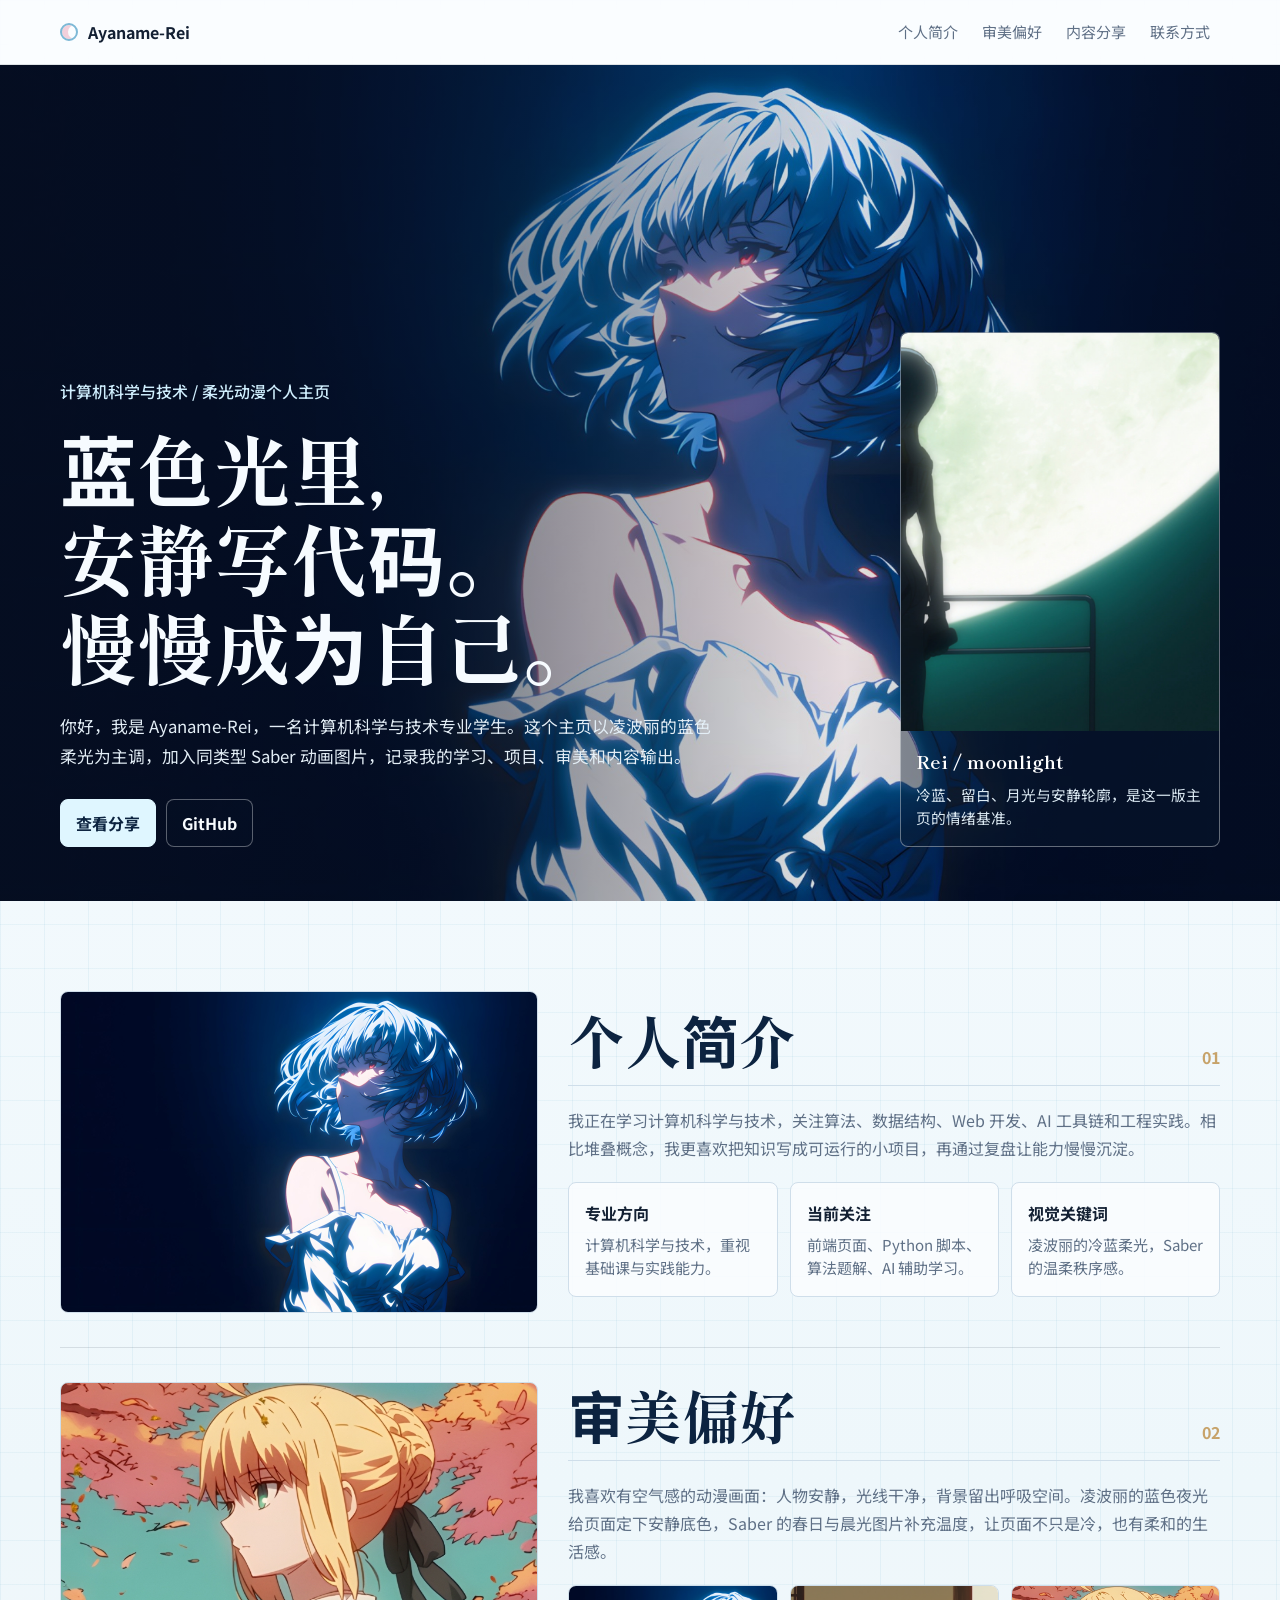
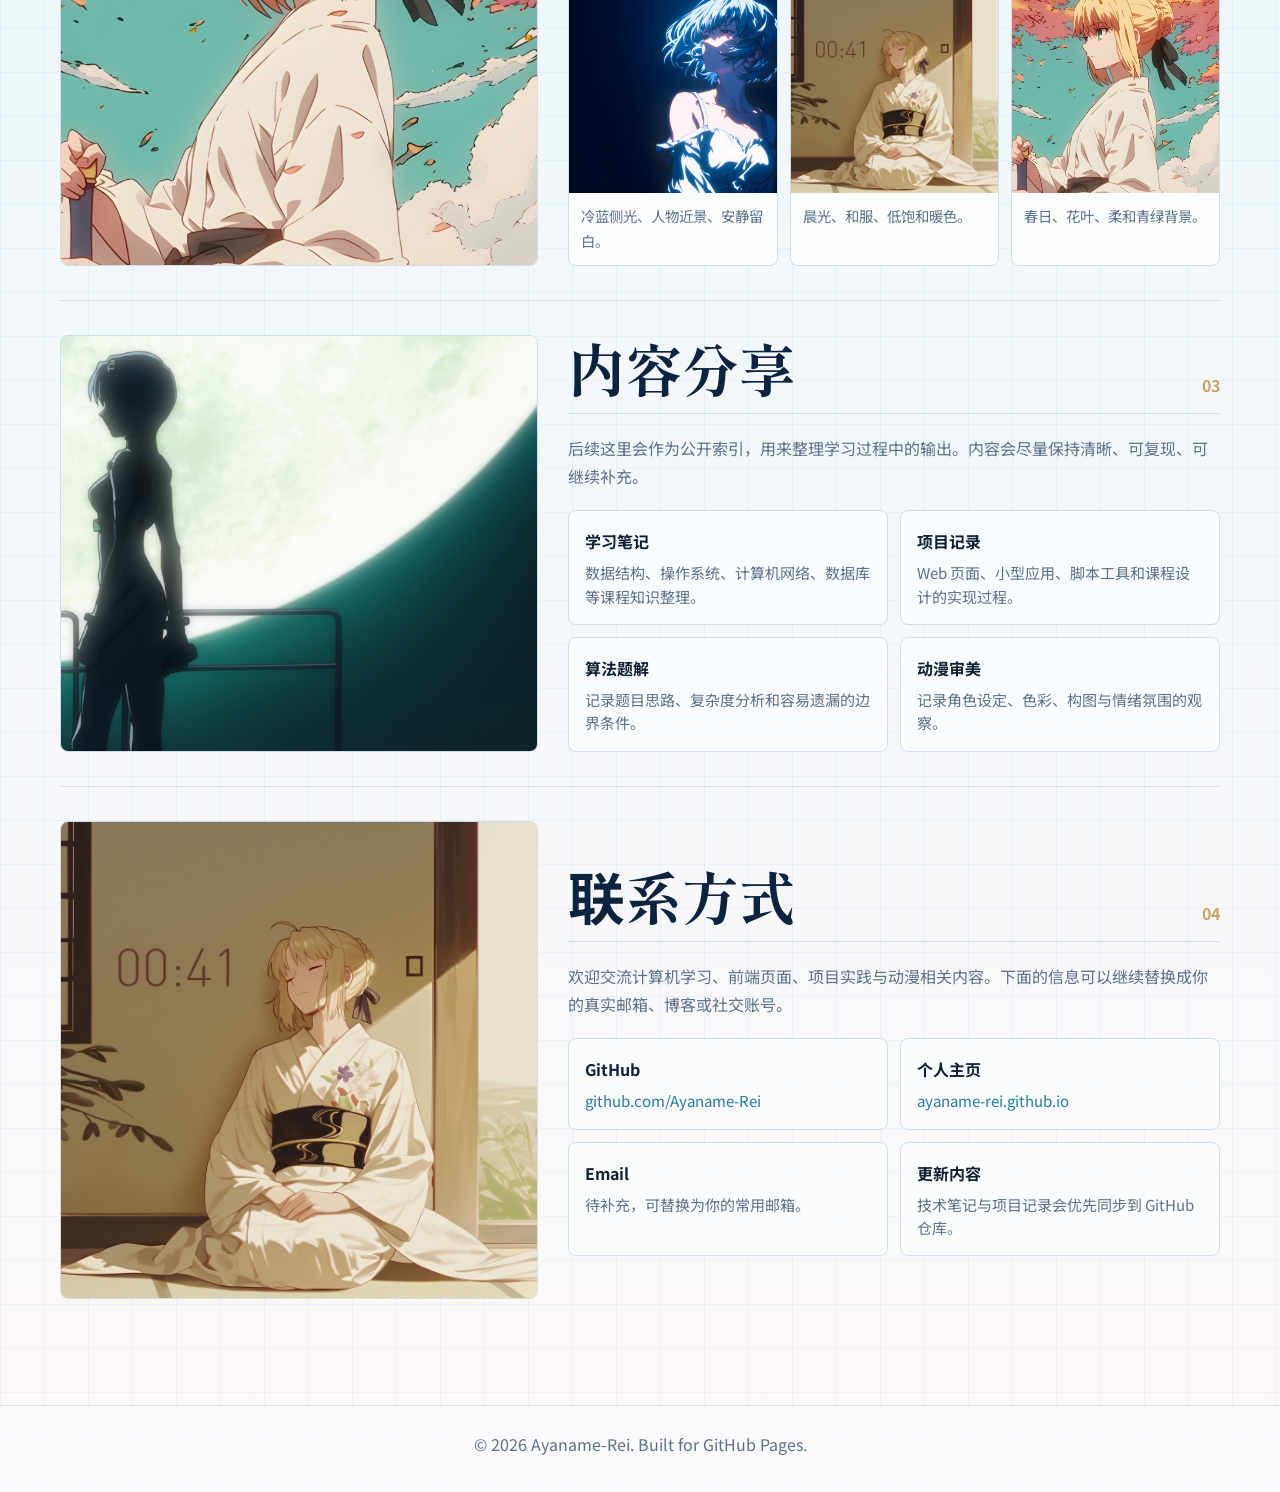
<file: index.html>
<!DOCTYPE html>
<html lang="zh-CN">
<head>
  <meta charset="UTF-8">
  <meta name="viewport" content="width=device-width, initial-scale=1.0">
  <meta name="description" content="Ayaname-Rei 的个人主页：计算机科学与技术专业学生，记录学习、项目、动漫审美与日常分享。">
  <title>Ayaname-Rei | Soft Anime Profile</title>
  <link rel="preconnect" href="https://fonts.googleapis.com">
  <link rel="preconnect" href="https://fonts.gstatic.com" crossorigin>
  <link href="https://fonts.googleapis.com/css2?family=Noto+Sans+SC:wght@400;500;700&family=Shippori+Mincho:wght@500;600;700&display=swap" rel="stylesheet">
  <style>
    :root {
      --ink: #132033;
      --muted: #5f7086;
      --soft: #eef7fb;
      --paper: #fbfdff;
      --line: #cfdeea;
      --blue: #7db9d6;
      --deep: #0c2340;
      --petal: #f3c9d5;
      --gold: #c7a36a;
      --radius: 8px;
      --max: 1160px;
    }

    * {
      box-sizing: border-box;
    }

    html {
      scroll-behavior: smooth;
    }

    body {
      margin: 0;
      color: var(--ink);
      font-family: "Noto Sans SC", "Microsoft YaHei", sans-serif;
      background:
        linear-gradient(90deg, rgba(125, 185, 214, 0.12) 1px, transparent 1px),
        linear-gradient(rgba(125, 185, 214, 0.10) 1px, transparent 1px),
        linear-gradient(180deg, #f8fcff 0%, #eef7fb 48%, #fdf8f9 100%);
      background-size: 44px 44px, 44px 44px, auto;
      line-height: 1.75;
    }

    a {
      color: inherit;
      text-decoration: none;
    }

    img {
      display: block;
      width: 100%;
      height: auto;
    }

    .site-header {
      position: sticky;
      top: 0;
      z-index: 10;
      border-bottom: 1px solid rgba(19, 32, 51, 0.12);
      background: rgba(251, 253, 255, 0.86);
      backdrop-filter: blur(12px);
    }

    .nav {
      display: flex;
      align-items: center;
      justify-content: space-between;
      width: min(100% - 32px, var(--max));
      min-height: 64px;
      margin: 0 auto;
      gap: 20px;
    }

    .brand {
      display: inline-flex;
      align-items: center;
      gap: 10px;
      font-weight: 700;
    }

    .brand-mark {
      width: 18px;
      height: 18px;
      border: 2px solid var(--blue);
      border-radius: 50%;
      box-shadow: inset 6px 0 0 rgba(243, 201, 213, 0.85);
    }

    .nav-links {
      display: flex;
      flex-wrap: wrap;
      justify-content: flex-end;
      gap: 4px;
      padding: 0;
      margin: 0;
      list-style: none;
    }

    .nav-links a {
      display: block;
      padding: 8px 10px;
      border-radius: 6px;
      color: var(--muted);
      font-size: 0.94rem;
    }

    .nav-links a:hover,
    .nav-links a:focus-visible {
      color: var(--deep);
      background: rgba(125, 185, 214, 0.14);
      outline: none;
    }

    .hero {
      min-height: calc(100vh - 64px);
      color: #f6fbff;
      background:
        linear-gradient(90deg, rgba(6, 15, 32, 0.78) 0%, rgba(6, 15, 32, 0.50) 38%, rgba(6, 15, 32, 0.10) 66%, rgba(6, 15, 32, 0.56) 100%),
        url("assets/soft-rei/rei-blue-soft.png") center right / cover no-repeat;
    }

    .hero-inner {
      display: grid;
      grid-template-columns: minmax(0, 1fr) 320px;
      align-items: end;
      width: min(100% - 32px, var(--max));
      min-height: calc(100vh - 64px);
      margin: 0 auto;
      gap: 28px;
      padding: 84px 0 54px;
    }

    .hero-copy {
      max-width: 680px;
    }

    .hero-note {
      margin: 0 0 18px;
      color: #cfeefd;
      font-size: 1rem;
      font-weight: 500;
    }

    h1,
    h2,
    h3 {
      margin: 0;
      line-height: 1.16;
    }

    h1,
    h2 {
      font-family: "Shippori Mincho", "Noto Sans SC", serif;
      font-weight: 700;
    }

    h1 {
      max-width: 760px;
      font-size: clamp(2.45rem, 6vw, 4.85rem);
    }

    h1 span {
      display: block;
    }

    .hero-copy p:last-of-type {
      max-width: 660px;
      margin: 22px 0 0;
      color: #e3eef6;
      font-size: 1.05rem;
    }

    .hero-actions {
      display: flex;
      flex-wrap: wrap;
      gap: 10px;
      margin-top: 28px;
    }

    .button {
      display: inline-flex;
      align-items: center;
      justify-content: center;
      min-height: 42px;
      padding: 9px 15px;
      border: 1px solid rgba(255, 255, 255, 0.34);
      border-radius: 8px;
      color: #f8fcff;
      background: rgba(7, 20, 40, 0.34);
      font-weight: 700;
    }

    .button.primary {
      color: var(--deep);
      border-color: #dff6ff;
      background: #dff6ff;
    }

    .button:hover,
    .button:focus-visible {
      border-color: #fff;
      outline: none;
    }

    .image-card {
      border: 1px solid rgba(255, 255, 255, 0.38);
      border-radius: var(--radius);
      background: rgba(10, 27, 48, 0.42);
      overflow: hidden;
    }

    .image-card img {
      aspect-ratio: 4 / 5;
      object-fit: cover;
    }

    .image-card div {
      padding: 14px 15px 16px;
    }

    .image-card strong {
      display: block;
      color: #fff;
      font-family: "Shippori Mincho", "Noto Sans SC", serif;
      font-size: 1.15rem;
    }

    .image-card p {
      margin: 6px 0 0;
      color: #dceaf3;
      font-size: 0.92rem;
      line-height: 1.6;
    }

    main {
      width: min(100% - 32px, var(--max));
      margin: 0 auto;
      padding: 56px 0 72px;
    }

    .section {
      display: grid;
      grid-template-columns: 0.94fr 1.28fr;
      gap: 30px;
      padding: 34px 0;
      border-bottom: 1px solid rgba(19, 32, 51, 0.12);
    }

    .section:last-child {
      border-bottom: 0;
    }

    .section-media {
      min-height: 320px;
      border: 1px solid var(--line);
      border-radius: var(--radius);
      background: var(--paper);
      overflow: hidden;
    }

    .section-media img {
      height: 100%;
      min-height: 320px;
      object-fit: cover;
    }

    .section-media.rei img {
      object-position: 58% center;
    }

    .section-media.moon img {
      object-position: 48% center;
    }

    .section-media.saber img {
      object-position: center;
    }

    .section-body {
      display: grid;
      align-content: center;
      gap: 20px;
    }

    .section-title {
      display: flex;
      align-items: baseline;
      justify-content: space-between;
      gap: 16px;
      padding-bottom: 12px;
      border-bottom: 1px solid var(--line);
    }

    h2 {
      color: var(--deep);
      font-size: clamp(2rem, 4.5vw, 3.55rem);
    }

    .section-index {
      color: var(--gold);
      font-weight: 700;
    }

    .section-body p {
      margin: 0;
      color: var(--muted);
    }

    .facts,
    .share-grid,
    .contact-grid {
      display: grid;
      grid-template-columns: repeat(2, 1fr);
      gap: 12px;
      padding: 0;
      margin: 0;
      list-style: none;
    }

    .facts {
      grid-template-columns: repeat(3, 1fr);
    }

    .fact,
    .share-item,
    .contact-card {
      border: 1px solid var(--line);
      border-radius: var(--radius);
      background: rgba(251, 253, 255, 0.86);
      padding: 16px;
    }

    .fact strong,
    .share-item strong,
    .contact-card strong {
      display: block;
      color: var(--ink);
      font-weight: 700;
    }

    .fact span,
    .share-item span,
    .contact-card span {
      display: block;
      margin-top: 6px;
      color: var(--muted);
      font-size: 0.94rem;
      line-height: 1.55;
    }

    .gallery {
      display: grid;
      grid-template-columns: repeat(3, 1fr);
      gap: 12px;
    }

    .gallery figure {
      margin: 0;
      border: 1px solid var(--line);
      border-radius: var(--radius);
      background: var(--paper);
      overflow: hidden;
    }

    .gallery img {
      aspect-ratio: 1 / 1;
      object-fit: cover;
    }

    .gallery figcaption {
      padding: 10px 12px 12px;
      color: var(--muted);
      font-size: 0.9rem;
    }

    .contact-card a {
      color: #247aa1;
      word-break: break-word;
    }

    .footer {
      border-top: 1px solid rgba(19, 32, 51, 0.12);
      padding: 24px 16px 34px;
      color: var(--muted);
      text-align: center;
      background: rgba(251, 253, 255, 0.7);
    }

    @media (max-width: 900px) {
      .hero-inner,
      .section {
        grid-template-columns: 1fr;
      }

      .hero-inner {
        min-height: auto;
        padding-top: 70px;
      }

      .image-card {
        max-width: 420px;
      }

      .facts,
      .gallery {
        grid-template-columns: 1fr;
      }
    }

    @media (max-width: 620px) {
      .nav {
        align-items: flex-start;
        flex-direction: column;
        padding: 12px 0;
      }

      .nav-links {
        justify-content: flex-start;
      }

      .hero {
        min-height: auto;
        background-position: 60% center;
      }

      .hero-inner {
        padding: 54px 0 34px;
      }

      .share-grid,
      .contact-grid {
        grid-template-columns: 1fr;
      }

      .section-media,
      .section-media img {
        min-height: 245px;
      }
    }
  </style>
</head>
<body>
  <header class="site-header">
    <nav class="nav" aria-label="主导航">
      <a class="brand" href="#top" aria-label="返回首页">
        <span class="brand-mark" aria-hidden="true"></span>
        <span>Ayaname-Rei</span>
      </a>
      <ul class="nav-links">
        <li><a href="#profile">个人简介</a></li>
        <li><a href="#aesthetic">审美偏好</a></li>
        <li><a href="#sharing">内容分享</a></li>
        <li><a href="#contact">联系方式</a></li>
      </ul>
    </nav>
  </header>

  <section class="hero" id="top">
    <div class="hero-inner">
      <div class="hero-copy">
        <p class="hero-note">计算机科学与技术 / 柔光动漫个人主页</p>
        <h1><span>蓝色光里，</span><span>安静写代码。</span><span>慢慢成为自己。</span></h1>
        <p>你好，我是 Ayaname-Rei，一名计算机科学与技术专业学生。这个主页以凌波丽的蓝色柔光为主调，加入同类型 Saber 动画图片，记录我的学习、项目、审美和内容输出。</p>
        <div class="hero-actions">
          <a class="button primary" href="#sharing">查看分享</a>
          <a class="button" href="https://github.com/Ayaname-Rei" target="_blank" rel="noreferrer">GitHub</a>
        </div>
      </div>
      <aside class="image-card" aria-label="凌波丽月光图片">
        <img src="assets/soft-rei/rei-moon-silhouette.jpg" alt="凌波丽月光剪影动画图片">
        <div>
          <strong>Rei / moonlight</strong>
          <p>冷蓝、留白、月光与安静轮廓，是这一版主页的情绪基准。</p>
        </div>
      </aside>
    </div>
  </section>

  <main>
    <section class="section" id="profile">
      <div class="section-media rei">
        <img src="assets/soft-rei/rei-blue-soft.png" alt="凌波丽蓝色柔光动画图片">
      </div>
      <div class="section-body">
        <div class="section-title">
          <h2>个人简介</h2>
          <span class="section-index">01</span>
        </div>
        <p>我正在学习计算机科学与技术，关注算法、数据结构、Web 开发、AI 工具链和工程实践。相比堆叠概念，我更喜欢把知识写成可运行的小项目，再通过复盘让能力慢慢沉淀。</p>
        <ul class="facts">
          <li class="fact"><strong>专业方向</strong><span>计算机科学与技术，重视基础课与实践能力。</span></li>
          <li class="fact"><strong>当前关注</strong><span>前端页面、Python 脚本、算法题解、AI 辅助学习。</span></li>
          <li class="fact"><strong>视觉关键词</strong><span>凌波丽的冷蓝柔光，Saber 的温柔秩序感。</span></li>
        </ul>
      </div>
    </section>

    <section class="section" id="aesthetic">
      <div class="section-media saber">
        <img src="assets/soft-rei/saber-spring.png" alt="Saber 春日柔和动画图片">
      </div>
      <div class="section-body">
        <div class="section-title">
          <h2>审美偏好</h2>
          <span class="section-index">02</span>
        </div>
        <p>我喜欢有空气感的动漫画面：人物安静，光线干净，背景留出呼吸空间。凌波丽的蓝色夜光给页面定下安静底色，Saber 的春日与晨光图片补充温度，让页面不只是冷，也有柔和的生活感。</p>
        <div class="gallery">
          <figure>
            <img src="assets/soft-rei/rei-blue-soft.png" alt="凌波丽蓝光近景">
            <figcaption>冷蓝侧光、人物近景、安静留白。</figcaption>
          </figure>
          <figure>
            <img src="assets/soft-rei/saber-morning.png" alt="Saber 晨光和服动画图片">
            <figcaption>晨光、和服、低饱和暖色。</figcaption>
          </figure>
          <figure>
            <img src="assets/soft-rei/saber-spring.png" alt="Saber 春日花叶动画图片">
            <figcaption>春日、花叶、柔和青绿背景。</figcaption>
          </figure>
        </div>
      </div>
    </section>

    <section class="section" id="sharing">
      <div class="section-media moon">
        <img src="assets/soft-rei/rei-moon-silhouette.jpg" alt="凌波丽月光剪影动画图片">
      </div>
      <div class="section-body">
        <div class="section-title">
          <h2>内容分享</h2>
          <span class="section-index">03</span>
        </div>
        <p>后续这里会作为公开索引，用来整理学习过程中的输出。内容会尽量保持清晰、可复现、可继续补充。</p>
        <div class="share-grid">
          <article class="share-item"><strong>学习笔记</strong><span>数据结构、操作系统、计算机网络、数据库等课程知识整理。</span></article>
          <article class="share-item"><strong>项目记录</strong><span>Web 页面、小型应用、脚本工具和课程设计的实现过程。</span></article>
          <article class="share-item"><strong>算法题解</strong><span>记录题目思路、复杂度分析和容易遗漏的边界条件。</span></article>
          <article class="share-item"><strong>动漫审美</strong><span>记录角色设定、色彩、构图与情绪氛围的观察。</span></article>
        </div>
      </div>
    </section>

    <section class="section" id="contact">
      <div class="section-media saber">
        <img src="assets/soft-rei/saber-morning.png" alt="Saber 晨光和服动画图片">
      </div>
      <div class="section-body">
        <div class="section-title">
          <h2>联系方式</h2>
          <span class="section-index">04</span>
        </div>
        <p>欢迎交流计算机学习、前端页面、项目实践与动漫相关内容。下面的信息可以继续替换成你的真实邮箱、博客或社交账号。</p>
        <div class="contact-grid">
          <div class="contact-card"><strong>GitHub</strong><span><a href="https://github.com/Ayaname-Rei" target="_blank" rel="noreferrer">github.com/Ayaname-Rei</a></span></div>
          <div class="contact-card"><strong>个人主页</strong><span><a href="https://ayaname-rei.github.io" target="_blank" rel="noreferrer">ayaname-rei.github.io</a></span></div>
          <div class="contact-card"><strong>Email</strong><span>待补充，可替换为你的常用邮箱。</span></div>
          <div class="contact-card"><strong>更新内容</strong><span>技术笔记与项目记录会优先同步到 GitHub 仓库。</span></div>
        </div>
      </div>
    </section>
  </main>

  <footer class="footer">
    <span>© 2026 Ayaname-Rei. Built for GitHub Pages.</span>
  </footer>
</body>
</html>
</file>
